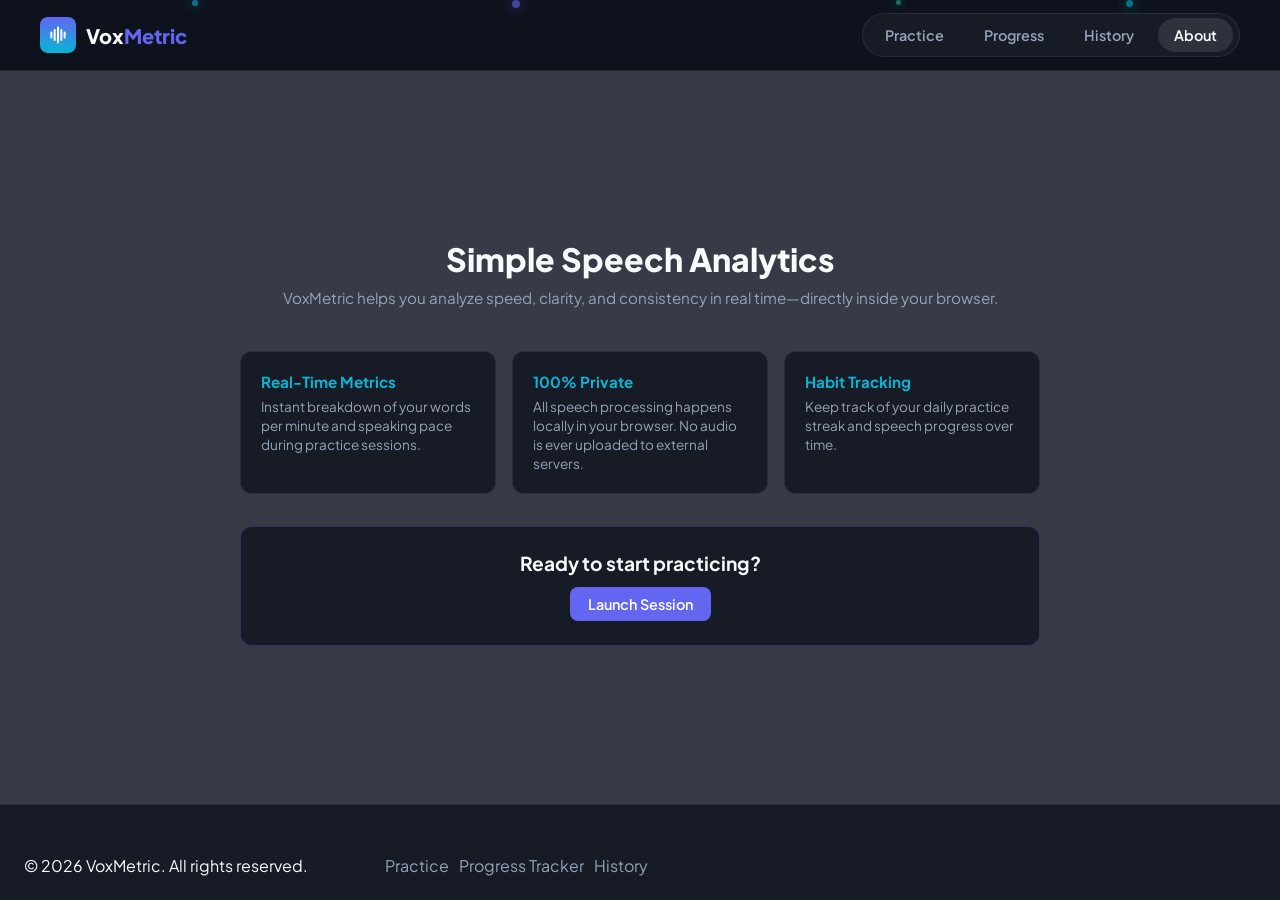
<file: about-us.html>
<!DOCTYPE html>
<html lang="en">
<head>
  <meta charset="UTF-8">
  <meta name="viewport" content="width=device-width, initial-scale=1.0">
  <title>VoxMetric - About</title>
  <link rel="stylesheet" href="style.css">
  <link href="https://fonts.googleapis.com/css2?family=Plus+Jakarta+Sans:wght@400;500;600;700;800&display=swap" rel="stylesheet">
</head>
<body>

  <header class="header">
    <div class="header-container">
        
      <a href="#" class="logo">
        <div class="logo-icon">
          <svg viewBox="0 0 24 24"><!--used this code from the website to make the app logoo-->
            <path d="M12 3v18M8 6v12M4 9v6M16 6v12M20 9v6" stroke="currentColor" stroke-width="2.5" stroke-linecap="round"/>
          </svg>
        </div>
        <span class="logo-text">Vox<span>Metric</span></span>
      </a>
      
      <nav class="nav">
        <a href="index.html" class="nav-link">Practice</a>
        <a href="progress.html" class="nav-link">Progress</a>
        <a href="history.html" class="nav-link">History</a>
        <a href="about.html" class="nav-link active">About</a>
      </nav>
    </div>
  </header>

  <main class="about-wrapper">

     <section class="intro">
       <h1>Simple Speech Analytics</h1>
      <p>VoxMetric helps you analyze speed, clarity, and consistency in real time—directly inside your browser.</p>
    </section>

    <section class="features">
       <article>
        
        <h3>Real-Time Metrics</h3>
        <p>Instant breakdown of your words per minute and speaking pace during practice sessions.</p>
      </article>

    <article>
            <h3>100% Private</h3>
            <p>All speech processing happens locally in your browser. No audio is ever uploaded to external servers.</p>
       </article>

      <article>
            <h3>Habit Tracking</h3>
            <p>Keep track of your daily practice streak and speech progress over time.</p>
    </article>
    </section>

    <section class="start-practice">
       <h2>Ready to start practicing?</h2>
    <a href="index.html" class="btn">Launch Session</a>
    </section>

  </main>

  <!-- Background Particles Container -->
<div class="particles-container">
  <div class="particle p1"></div>
  <div class="particle p2"></div>
  <div class="particle p3"></div>
  <div class="particle p4"></div>
</div>


  <footer class="footer">
    <div class="footer-container">
      <p>&copy; 2026 VoxMetric. All rights reserved.</p>
      <div class="footer-links">
        <a href="index.html">Practice</a>
        <a href="progress.html">Progress Tracker</a>
        <a href="history.html">History</a>
      </div>
    </div>
  </footer>

</body>
</html>
</file>
<file: style.css>
* {
  margin: 0;
  padding: 0;
  box-sizing: border-box;
}

body {
  font-family: 'Plus Jakarta Sans', sans-serif;
  background-color: #363b47;
  color: #f8fafc;
  min-height: 100vh;
  display: flex;
  flex-direction: column;
  justify-content: space-between;
}

a {
  text-decoration: none;
  color: inherit;
  transition: color 0.2s ease;
}

/*  header*/
.header {
  position: sticky;
  
  top: 0;
  background-color: rgba(11, 15, 25, 0.9);
  backdrop-filter: blur(10px);
  border-bottom: 1px solid rgba(255, 255, 255, 0.08);
  padding: 0 24px;
}

.header-container {
  max-width: 1200px;
  height: 70px;
  margin: 0 auto;
  display: flex;
  align-items: center;
  justify-content: space-between;
}

/* logo */
.logo {
  display: flex;
  align-items: center;
  gap: 10px;
  font-size: 1.25rem;
  font-weight: 800;
}

.logo-icon {
  width: 36px;
  height: 36px;
  background: linear-gradient( #6366f1, #06b6d4);
  border-radius: 8px;
  display: flex;
  align-items: center;
  justify-content: center;
}

.logo-icon svg {
  width: 20px;
  height: 20px;
  fill: #ffffff;
}

.logo-text span {
  color: #6366f1;
}

/* nav */
.nav {
  display: flex;
  gap: 8px;
  background-color: #161b26;
  padding: 4px 6px;
  border-radius: 30px;
  border: 1px solid rgba(255, 255, 255, 0.08);
}

.nav-link {
  padding: 8px 16px;
  font-size: 0.9rem;
  font-weight: 600;
  color: #94a3b8;
  border-radius: 20px;
}

.nav-link:hover {
  color: #ffffff;
}

.nav-link.active {
  background-color: rgba(255, 255, 255, 0.1);
  color: #ffffff;
}

/* header button */
.prim-btn {
  display: flex;
  align-items: center;
  gap: 8px;
  background: linear-gradient(135deg, #6366f1, #4f46e5);
  color: #ffffff;
  border: none;
  font-family: inherit;
  font-size: 0.9rem;
  font-weight: 700;
  padding: 10px 20px;
  border-radius: 25px;
  cursor: pointer;
  box-shadow: 0 4px 12px rgba(99, 102, 241, 0.4);
  transition: transform 0.2s ease;
}

.prim-btn:hover {
  transform: translateY(-2px);
}

.pulse-dot {
  width: 8px;
  height: 8px;
  background-color: #10b981;
  border-radius: 50%;
  box-shadow: 0 0 8px #10b981;
}

/* main content */
.main-content {
  flex: 1;
  display: flex;
  flex-direction: column;
  align-items: center;
  justify-content: center;
  padding: 60px 20px;
  text-align: center;
}

.main-content h1 {
  font-size: 2.5rem;
  margin-bottom: 10px;
}

.main-content p {
  color: #94a3b8;
}

/*  FOOTER STYLES*/
.footer {
  background-color: #161b26;
  border-top: 1px solid rgba(255, 255, 255, 0.08);
  padding: 50px 24px 24px;
}


.footer-grid {
  display: grid;
  grid-template-columns: 2fr 1fr 1fr 1fr;
  gap: 30px;
  margin-bottom: 40px;
}



.footer-links {
  display: flex;
  flex-direction: column;
  gap: 10px;
}

.footer-links h3 {
  font-size: 0.9rem;
  color: #f8fafc;
  margin-bottom: 5px;
}

.footer-links a {
  color: #94a3b8;
  font-size: 0.85rem;
}

.footer-links a:hover {
  color: #ffffff;
}

.footer-bottom {
  padding-top: 20px;
  border-top: 1px solid rgba(255, 255, 255, 0.08);
  display: flex;
  justify-content: space-between;
  align-items: center;
  font-size: 0.85rem;
  color: #94a3b8;
}

/* float animation*/

.particles-container {
  position: fixed;
  top: 0;
  left: 0;
  width: 100%;
  height: 100%;
  pointer-events: none; 
  z-index: 0;
}

.particle {
  position: absolute;
  border-radius: 50%;
  opacity: 0.6;
  animation: floatUp 8s infinite linear;
}

/* each particle*/
.p1 {
  width: 6px;
  height: 6px;
  background-color: #06b6d4;
  box-shadow: 0 0 12px #06b6d4;
  left: 15%;
  animation-duration: 7s;
}

.p2 {
  width: 8px;
  height: 8px;
  background-color: #6366f1;
  box-shadow: 0 0 16px #6366f1;
  left: 40%;
  animation-duration: 10s;
  animation-delay: 2s;
}

.p3 {
  width: 5px;
  height: 5px;
  background-color: #10b981;
  box-shadow: 0 0 10px #10b981;
  left: 70%;
  animation-duration: 6s;
  animation-delay: 1s;
}

.p4 {
  width: 7px;
  height: 7px;
  background-color: #06b6d4;
  box-shadow: 0 0 14px #06b6d4;
  left: 88%;
  animation-duration: 9s;
  animation-delay: 3s;
}

/*floating animation */
@keyframes floatUp {
 
 
  0% {
   transform:translateY(100vh);
    opacity: 0;
  }
  20% {
    opacity: 0.7;
  }
  80% {
    opacity: 0.7;
  }
  100% {
    transform: translateY(-10vh) ;
    opacity: 0;
  }
}


/* body */

.practice-container{
  max-width: 800px;
  width: 100%;
  display: flex;
  margin: 0 auto;
  flex-direction: column;
  gap: 20px;
}

/*transcript area */

.transcript-card{
  background-color: #161b26;
  border: 1px solid rgba(255, 255, 255, 0.08);
  border-radius: 16px;
  padding: 20px;
  box-shadow:0 10px 30px rgbsa(0, 0, 0, 0.2);
}

.card-header{
  display: flex;
  justify-content: space-between;
  align-items: center;
  margin-bottom: 12px;
}

.card-title{
  font-size:0.95rem;
  font-weight: 600;
  color:#94a3b8;
  letter-spacing: 0.5px;
}

.badge{
  background: rgba(255, 255, 255, 0.06);
  color: #06aac7;
  padding: 4px 10px;
  border-radius: 12px;
  font-size: 0.8rem;
  font-weight: 600;
}

.transcript-box{
  min-height:140px;
  max-height: 230px;
  overflow-y: auto;
  background-color: rgba(11, 15, 25, 0.8);
  border-radius:11px;
  padding: 16px;
  text-align: left;
  font-size:1rem;
  line-height: 1.5;
  color:#f8fafc;
  border:1px solid rgba(255, 255, 255, 0.05);
}


.placeholder-text {
  color: #64748b;
  font-style: italic;
}

/* recording button nd cntrls*/

.controls-card {
  background-color: #161b26;
  border: 1px solid rgba(255, 255, 255, 0.08);
  border-radius: 16px;
  padding: 24px;
  display: flex;
  flex-direction: column;
  align-items: center;
  gap: 16px;
}

.status-bar {
  display: flex;
  align-items: center;
  justify-content: space-between;
  width: 100%;
}

.status-badge {
  display: flex;
  align-items: center;
  gap: 8px;
  padding:6px 14px;
  border-radius:20px;
  font-size: 0.85rem;
  font-weight: 600;
  background-color: rgba(255, 255, 255, 0.05);
}

.status-dot {
  width: 8px;
  height: 8px;
  border-radius: 50%;
  background-color: #94a3b8;
}

.status-badge.recording .status-dot { 
  background-color: #ef4444; 
  box-shadow: 0 0 10px #ef4444;
  animation: pulse 1.5s infinite;
}

.timer {
  
  font-size: 1.1rem;
  font-weight: 700;
  color: #06b6d4;
}

.mic-wrap {
  margin: 6px 0;
}

.mic-btn {
  width: 76px;
  height: 76px;
  border-radius: 50%;
  border: none;
  background: linear-gradient(130deg, #6366f1, #06b6d4);
  color: #ffffff;
  cursor: pointer;
  display: flex;
  align-items: center;
  justify-content: center;
  box-shadow: 0 0 20px rgba(99, 102, 241, 0.4);
  transition: all 0.3s ease;
}

.mic-btn:hover {
  transform: scale(1.05);
  box-shadow: 0 0 30px rgba(6, 182, 212, 0.6);
}

.mic-btn.recording {
  background: linear-gradient(135deg, #ef4444, #dc2626);
  box-shadow: 0 0 30px rgba(239, 68, 68, 0.7);
  animation: micPulse 1.5s infinite alternate;
}

.mic-icon {
  width: 32px;
  height: 32px;
}

.action-wrap {
  display: flex;
  justify-content: center;
}

.test-speech-btn {
  display: flex;
  align-items: center;
  gap: 10px;
  background: linear-gradient(135deg, #0fb57d, #059669);
  color: #ffffff;
  border: none;
  padding: 14px 32px;
  border-radius: 30px;
  font-size: 1rem;
  font-weight: 700;
  cursor: pointer;
  box-shadow: 0 4px 15px rgba(16, 185, 129, 0.3);
  transition: all 0.2s ease;
}

.test-speech-btn:disabled {
  background: #1e293b;
  color: #64748b;
  cursor: not-allowed;
  box-shadow: none;
}

test-speech-btn:not(:disabled):hover {
  transform: translateY(-2px);
  box-shadow: 0 6px 20px rgba(16, 185, 129, 0.5);
}

.btn-arrow {
  width: 18px;
  height: 18px;
}


@keyframes micPulse {
  0% { transform: scale(1); }
  100% { transform: scale(1.08); }
}

@keyframes pulse {
  0% { opacity: 1; }
  50% { opacity: 0.3; }
  100% { opacity: 1; }
}

/* progress file style*/

.progress-container {
  max-width: 900px;
  width: 100%;
  margin: 0 auto;
  display: flex;
  flex-direction: column;
  gap: 20px;
  text-align: left;
}

.page-header {
  margin-bottom: 4px;
}

.page-title {
  font-size: 1.8rem;
  font-weight: 800;
  color: #f8fafc;
}

.page-subtitle {
  color: #94a3b8;
  font-size: 0.9rem;
  margin-top: 4px;
}

.streak-hero-card {
  background: linear-gradient(135deg, #131927 0%, rgba(135, 109, 63, 0.08) 100%);
  border: 1px solid rgba(245, 158, 11, 0.25);
  border-radius: 16px;
  padding: 24px;
  display: flex;
  justify-content: space-between;
  align-items: center;
  gap: 20px;
  box-shadow: 0 4px 20px rgba(0, 0, 0, 0.2);
}


.flame-badge {
  font-size: 2.2rem;
  background-color: rgba(245, 158, 11, 0.15);
  width: 60px;
  height: 60px;
  display: flex;
  align-items: center;
  justify-content: center;
  border-radius: 14px;
  border: 1px solid rgba(245, 158, 11, 0.3);
}

.streak-count {
  font-size: 2.2rem;
  font-weight: 800;
  color: #ffffff;
  line-height: 1;
}

.streak-unit {
  font-size: 1.1rem;
  color: #f59e0b;
  font-weight: 700;
}

.streak-desc {
  color: #94a3b8;
  font-size: 0.85rem;
  margin-top: 6px;
}

.streak-right-stats {
  display: flex;
  align-items: center;
  gap: 20px;
  background-color: rgba(0, 0, 0, 0.2);
  padding: 12px 20px;
  border-radius: 12px;
  border: 1px solid rgba(255, 255, 255, 0.05);
}

.mini-stat {
  display: flex;
  flex-direction: column;
}

.stat-label {
  font-size: 0.75rem;
  color: #64748b;
  font-weight: 600;
}

.stat-num {
  font-size: 1.1rem;
  font-weight: 700;
  color: #f8fafc;
  margin-top: 2px;
}

.stat-divider {
  width: 1px;
  height: 28px;
  background-color: rgba(255, 255, 255, 0.1);
}


.content-card {
  background-color: #161b26;
  border: 1px solid rgba(255, 255, 255, 0.08);
  border-radius: 16px;
  padding: 20px 24px;
}

.card-title-row {
  display: flex;
  justify-content: space-between;
  align-items: center;
  margin-bottom: 16px;
}

.card-heading {
  font-size: 1.1rem;
  font-weight: 700;
  color: #f8fafc;
}


.week-days-row {
  display: grid;
  grid-template-columns: repeat(4, 1fr);
  gap: 10px;
}

.day-box {
  background-color: rgba(255, 255, 255, 0.03);
  border: 1px solid rgba(255, 255, 255, 0.06);
  border-radius: 10px;
  padding: 12px 6px;
  display: flex;
  flex-direction: column;
  align-items: center;
  gap: 6px;
}

.day-label {
  font-size: 0.8rem;
  color: #64748b;
  font-weight: 600;
}

.day-icon {
  font-size: 0.9rem;
  color: #64748b;
  font-weight: 700;
}

.day-box.active {
  background-color: rgba(16, 185, 129, 0.1);
  border-color: rgba(16, 185, 129, 0.25);
}

.day-chip.active .day-label,
.day-chip.active .day-icon {
  color: #10b981;
}

.day-chip.active.today {
  border-color: #10b981;
  box-shadow: 0 0 10px rgba(16, 185, 129, 0.25);
}


.analytics-grid {
  display: grid;
  grid-template-rows: repeat(3, 1fr);
  gap: 16px;
}

.report-card {
  background-color: #161b26;
  border: 1px solid rgba(255, 255, 255, 0.08);
  border-radius: 16px;
  padding: 18px;
  display: flex;
  flex-direction: column;
  
}

.report-header {
  display: flex;
  justify-content: space-between;
  align-items: center;
}

.report-title {
  font-size: 0.85rem;
  font-weight: 600;
  color: #94a3b8;
}

.report-icon {
  font-size: 1.1rem;
}

.report-value {
  font-size: 1.8rem;
  font-weight: 800;
  color: #ffffff;
}

.report-value .unit {
  font-size: 0.9rem;
  color: #64748b;
  font-weight: 600;
}


.report-note {
  font-size: 0.75rem;
  color: #64748b;
}

/*about us page*/

.about-wrapper {
  max-width: 800px;
  width: 100%;
  margin: 0 auto;
  display: flex;
  flex-direction: column;
  gap: 32px;
}

.intro {
  text-align: center;
  padding: 10px 0;
}

.intro h1 {
  font-size: 2rem;
  font-weight: 800;
  color: #f8fafc;
}

.intro p {
  color: #94a3b8;
  font-size: 0.95rem;
  margin-top: 8px;
  line-height: 1.5;
}

.features {
  display: grid;
  grid-template-columns: repeat(3, 1fr);
  gap: 16px;
}

.features article {
  background: #161b26;
  border: 1px solid rgba(255, 255, 255, 0.08);
  border-radius: 12px;
  padding: 20px;
}

.features h3 {
  font-size: 0.95rem;
  font-weight: 700;
  color: #06b6d4;
  margin-bottom: 6px;
}

.features p {
  font-size: 0.85rem;
  color: #94a3b8;
  line-height: 1.4;
}

.start-practice {
  background: #161b26;
  border: 1px solid rgba(99, 102, 241, 0.3);
  border-radius: 12px;
  padding: 24px;
  text-align: center;
}

.start-practice h2 {
  font-size: 1.2rem;
  font-weight: 700;
  color: #f8fafc;
  margin-bottom: 12px;
}

.btn {
  display: inline-block;
  background: #6366f1;
  color: #ffffff;
  font-size: 0.90rem;
  font-weight: 600;
  padding: 8px 18px;
  border-radius: 8px;
  text-decoration: none;
  transition: background 0.15s ease;
}

.btn:hover {
  background: #4f46e5;
}

@media (max-width: 640px) {
  .features {
    grid-template-columns: 1fr;
  }
}



/* message page */

.modal-toggle {
  display: none;
}

/* Base modal overlay */
.overlay {
  position: fixed;
  top: 0;
  left: 0;
  width: 100vw;
  height: 100vh;
  background: rgba(11, 15, 25, 0.35);
  backdrop-filter: blur(28px);
  -webkit-backdrop-filter: blur(28px);
  display: flex;
  align-items: center;
  z-index: 1000;
  justify-content: center;
  opacity: 1;
  visibility: visible;
  transition: opacity 0.3s ease, visibility 0.3s ease;
}


.modal-toggle:checked ~ .overlay {
  opacity: 0;
  visibility: hidden;
  pointer-events: none;
}

/* glass cardd  */
.disclaimer-card {
  background: rgba(255, 255, 255, 0.07);
  border: 1px solid rgba(255, 255, 255, 0.22);
  border-radius: 24px;
  padding: 36px 32px;
  max-width: 440px;
  width: 85%;
  box-shadow: 
    0 30px 60px rgba(0, 0, 0, 0.25),
    inset 0 1px 1px rgba(255, 255, 255, 0.35);
  display: flex;
  flex-direction: column;
  gap: 16px;
}

.card-top {
  display: flex;
  justify-content: space-between;
  align-items: center;
}

.tag {
  font-size: 0.72rem;
  font-weight: 700;
  letter-spacing: 1px;
  text-transform: uppercase;
  color: #06b6d4;
  background: rgba(6, 182, 212, 0.15);
  border: 1px solid rgba(6, 182, 212, 0.35);
  padding: 4px 12px;
  border-radius: 20px;
}

.close-x {
  color: #94a3b8;
  font-size: 1.4rem;
  line-height: 1;
  cursor: pointer;
  user-select: none;
  transition: color 0.2s ease;
}

.close-x:hover {
  color: #ffffff;
}

.disclaimer-title {
  font-size: 1.55rem;
  font-weight: 800;
  color: #ffffff;
  line-height: 1.2;
}

.disclaimer-title span {
  color: #06b6d4;
  text-shadow: 0 0 18px rgba(6, 182, 212, 0.6);
}

.disclaimer-text {
  font-size: 0.92rem;
  color: #cbd5e1;
  line-height: 1.5;
  margin-bottom: 4px;
}


.close-btn {
  width: 100%;
  text-align: center;

  background: rgba(99, 102, 241, 0.85);
  color: #ffffff;
  border: 1px solid rgba(255, 255, 255, 0.25);
  border-radius: 30px;
  padding: 12px 24px;
  font-size: 0.9rem;
  font-weight: 700;
  cursor: pointer;
  user-select: none;
  box-shadow: 0 8px 20px rgba(99, 102, 241, 0.35);
  backdrop-filter: blur(8px);
  transition: background 0.2s ease, transform 0.15s ease;
}

.close-btn:hover {
  background: #6366f1;
  transform: translateY(-1px);
}


/* auth page styles */
.auth-page {
  min-height: 100vh;
  display: flex;
  align-items: center;
  justify-content: center;
  padding: 20px;
  box-sizing: border-box;
}

.auth-card {
  width: 100%;
  max-width: 380px;
  background: rgba(255, 255, 255, 0.03);
  border: 1px solid rgba(255, 255, 255, 0.08);
  backdrop-filter: blur(16px);
  -webkit-backdrop-filter: blur(16px);
  border-radius: 16px;
  padding: 32px 24px;
}

.auth-header {
  text-align: center;
  margin-bottom: 24px;
}

.auth-header .logo {
  justify-content: center;
  margin-bottom: 8px;
}

.auth-header p {
  color: #94a3b8;
  font-size: 0.85rem;
  margin: 0;
}

/* tabs */
.auth-tabs {
  display: flex;
  border-bottom: 1px solid rgba(255, 255, 255, 0.08);
  margin-bottom: 24px;
}

.tab-link {
  flex: 1;
  background: transparent;
  border: none;
  border-bottom: 2px solid transparent;
  color: #64748b;
  padding: 10px;
  font-family: inherit;
  font-size: 0.9rem;
  font-weight: 600;
  cursor: pointer;
  transition: all 0.2s ease;
}

.tab-link.active {
  color: #ffffff;
  border-bottom-color: #6366f1;
}

/* forms */
.auth-form {
  display: flex;
  flex-direction: column;
  gap: 16px;
}

.auth-form.hidden {
  display: none !important;
}

.form-group {
  display: flex;
  flex-direction: column;
  gap: 6px;
}

.form-group label {
  color: #cbd5e1;
  font-size: 0.8rem;
  font-weight: 600;
}

.form-group input {
  background: rgba(0, 0, 0, 0.2);
  border: 1px solid rgba(255, 255, 255, 0.1);
  border-radius: 8px;
  padding: 10px 12px;
  color: #ffffff;
  font-family: inherit;
  font-size: 0.88rem;
  outline: none;
  transition: border-color 0.2s ease;
}

.form-group input:focus {
  border-color: #6366f1;
}

.auth-card .primary-btn {
  width: 100%;
  margin-top: 8px;
  padding: 12px;
  font-size: 0.9rem;
}

/* notice banner */
.auth-notice {
  padding: 10px 12px;
  border-radius: 8px;
  font-size: 0.82rem;
  margin-bottom: 16px;
}

.auth-notice.hidden {
  display: none !important;
}

.auth-notice.error {
  background: rgba(239, 68, 68, 0.1);
  border: 1px solid rgba(239, 68, 68, 0.2);
  color: #f87171;
}

.auth-notice.success {
  background: rgba(16, 185, 129, 0.1);
  border: 1px solid rgba(16, 185, 129, 0.2);
  color: #34d399;
}

/* sign out button */


.signout-btn {
  background-color: #4a6ebc;
  color: #ffffff;
  font-family: inherit;
  font-size: 0.9rem;
  font-weight: 600;
  padding: 8px 18px;
  border: none;
  border-radius: 8px;
  cursor: pointer;
  transition: all 0.2s ease-in-out;
  box-shadow: 0 2px 4px rgba(239, 68, 68, 0.2);
}


.signout-btn:hover {
  background-color: #dc2626;
  transform: translateY(-1px);
  box-shadow: 0 4px 8px rgba(239, 68, 68, 0.3);
}


.signout-btn:active {
  transform: translateY(0);
  box-shadow: none;
}


@media (max-width: 768px) {
  .streak-hero-card {
    flex-direction: column;
  }
}

/* history */
/* Layout & Container */
.history-container {
  max-width: 800px;
  margin: 0 auto;
}

.history-list {
  display: flex;
  flex-direction: column;
  gap: 14px;
}

/* Individual h card */
.history-item {
  background: rgba(255, 255, 255, 0.03);
  border: 1px solid rgba(255, 255, 255, 0.06);
  border-radius: 10px;
  padding: 16px;
}

.item-header {
  display: flex;
  justify-content: space-between;
  align-items: center;
  margin-bottom: 8px;
  font-size: 0.85rem;
  color: #94a3b8;
}

.item-timestamp {
  font-weight: 600;
  color: #818cf8;
}

.item-fillers strong {
  color: #fff;
}

.item-transcript {
  font-size: 0.9rem;
  color: #e2e8f0;
  line-height: 1.5;
  margin-bottom: 10px;
  background: rgba(0, 0, 0, 0.25);
  padding: 10px 12px;
  border-radius: 6px;
  border: 1px solid rgba(255, 255, 255, 0.03);
}

.item-metrics {
  display: flex;
  gap: 16px;
  font-size: 0.85rem;
  color: #cbd5e1;
}

.metric-pill strong {
  color: #fff;
}

/* it is empty */
.empty-state {
  text-align: center;
  padding: 24px 10px;
}

.empty-text {
  margin-bottom: 14px;
  color: #94a3b8;
}

.footer-container {
  display: flex;
  align-items: center;
  justify-content: space-between;

}

.footer-links {
  display: flex;
  flex-direction: row;

  align-items: center;
  padding-right: 38rem;
}

.footer-links a {
  font-size: 1rem;

  text-decoration: none;
  white-space: nowrap;
}





@media (max-width: 768px) {
  .footer-grid {
    grid-template-columns: 1fr;
  }
  
  .nav {
    display: none;
  }
}


/* Display utility helper */
.hidden {
  display: none !important;
}

/* Responsive grid tweak for mobile screens */
@media (max-width: 640px) {
  #resultsCard .analytics-grid {
    grid-template-columns: repeat(2, 1fr) !important;
  }
}
</file>
